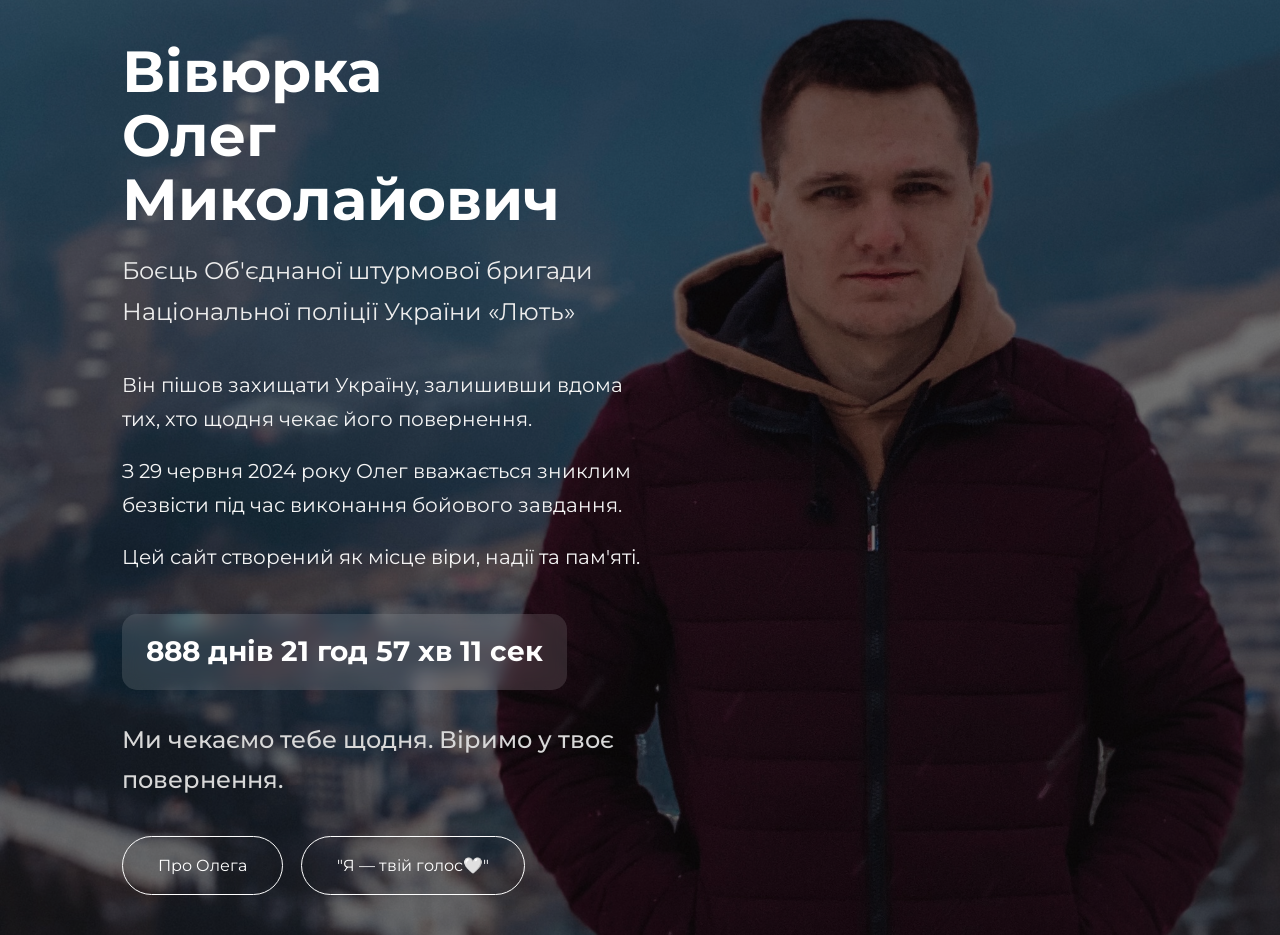
<file: index.html>
<!DOCTYPE html>
<html lang="uk">

<head>

<meta charset="UTF-8">
<meta name="viewport" content="width=device-width, initial-scale=1.0">

<title>ВІВЮРКА Олег Миколайович</title>

<link rel="stylesheet" href="style.css">

<link rel="preconnect" href="https://fonts.googleapis.com">
<link rel="preconnect" href="https://fonts.gstatic.com" crossorigin>

<link href="https://fonts.googleapis.com/css2?family=Montserrat:wght@300;400;500;700&display=swap" rel="stylesheet">

</head>


<body>

<header class="hero">

<img src="IMG_6644.jpeg" class="hero-image">

<div class="overlay"></div>


<div class="hero-content">


<h1>
Вівюрка<br>
Олег Миколайович
</h1>


<h2>
Боєць Об'єднаної штурмової бригади<br>
Національної поліції України «Лють»
</h2>


<div class="description">

<p>
Він пішов захищати Україну,
залишивши вдома тих, хто щодня
чекає його повернення.
</p>


<p>
З 29 червня 2024 року
Олег вважається зниклим безвісти
під час виконання бойового завдання.
</p>


<p>
Цей сайт створений як місце віри,
надії та пам'яті.
</p>

</div>



<div class="counter">

<div id="timer"></div>

</div>



<p class="waiting-text">
Ми чекаємо тебе щодня.
Віримо у твоє повернення.
</p>



<div class="buttons">

<a href="about.html">
Про Олега
</a>


<a href="voice.html">
"Я — твій голос🤍"
</a>

</div>


</div>

</header>


<script>

const startDate = new Date("2024-06-29T00:00:00");


function updateTimer(){

const now = new Date();

const diff = now - startDate;


const days = Math.floor(diff / (1000 * 60 * 60 * 24));

const hours = Math.floor((diff / (1000 * 60 * 60)) % 24);

const minutes = Math.floor((diff / (1000 * 60)) % 60);

const seconds = Math.floor((diff / 1000) % 60);



document.getElementById("timer").innerHTML =
days + " днів " +
hours + " год " +
minutes + " хв " +
seconds + " сек";

}


updateTimer();

setInterval(updateTimer,1000);


</script>
<script>
window.addEventListener("load", () => {
    document.querySelector(".hero-content").classList.add("show");
});
</script>

    <script data-goatcounter="https://viviurka.goatcounter.com/count"
        async src="//gc.zgo.at/count.js"></script>

</body>

</html>
</file>
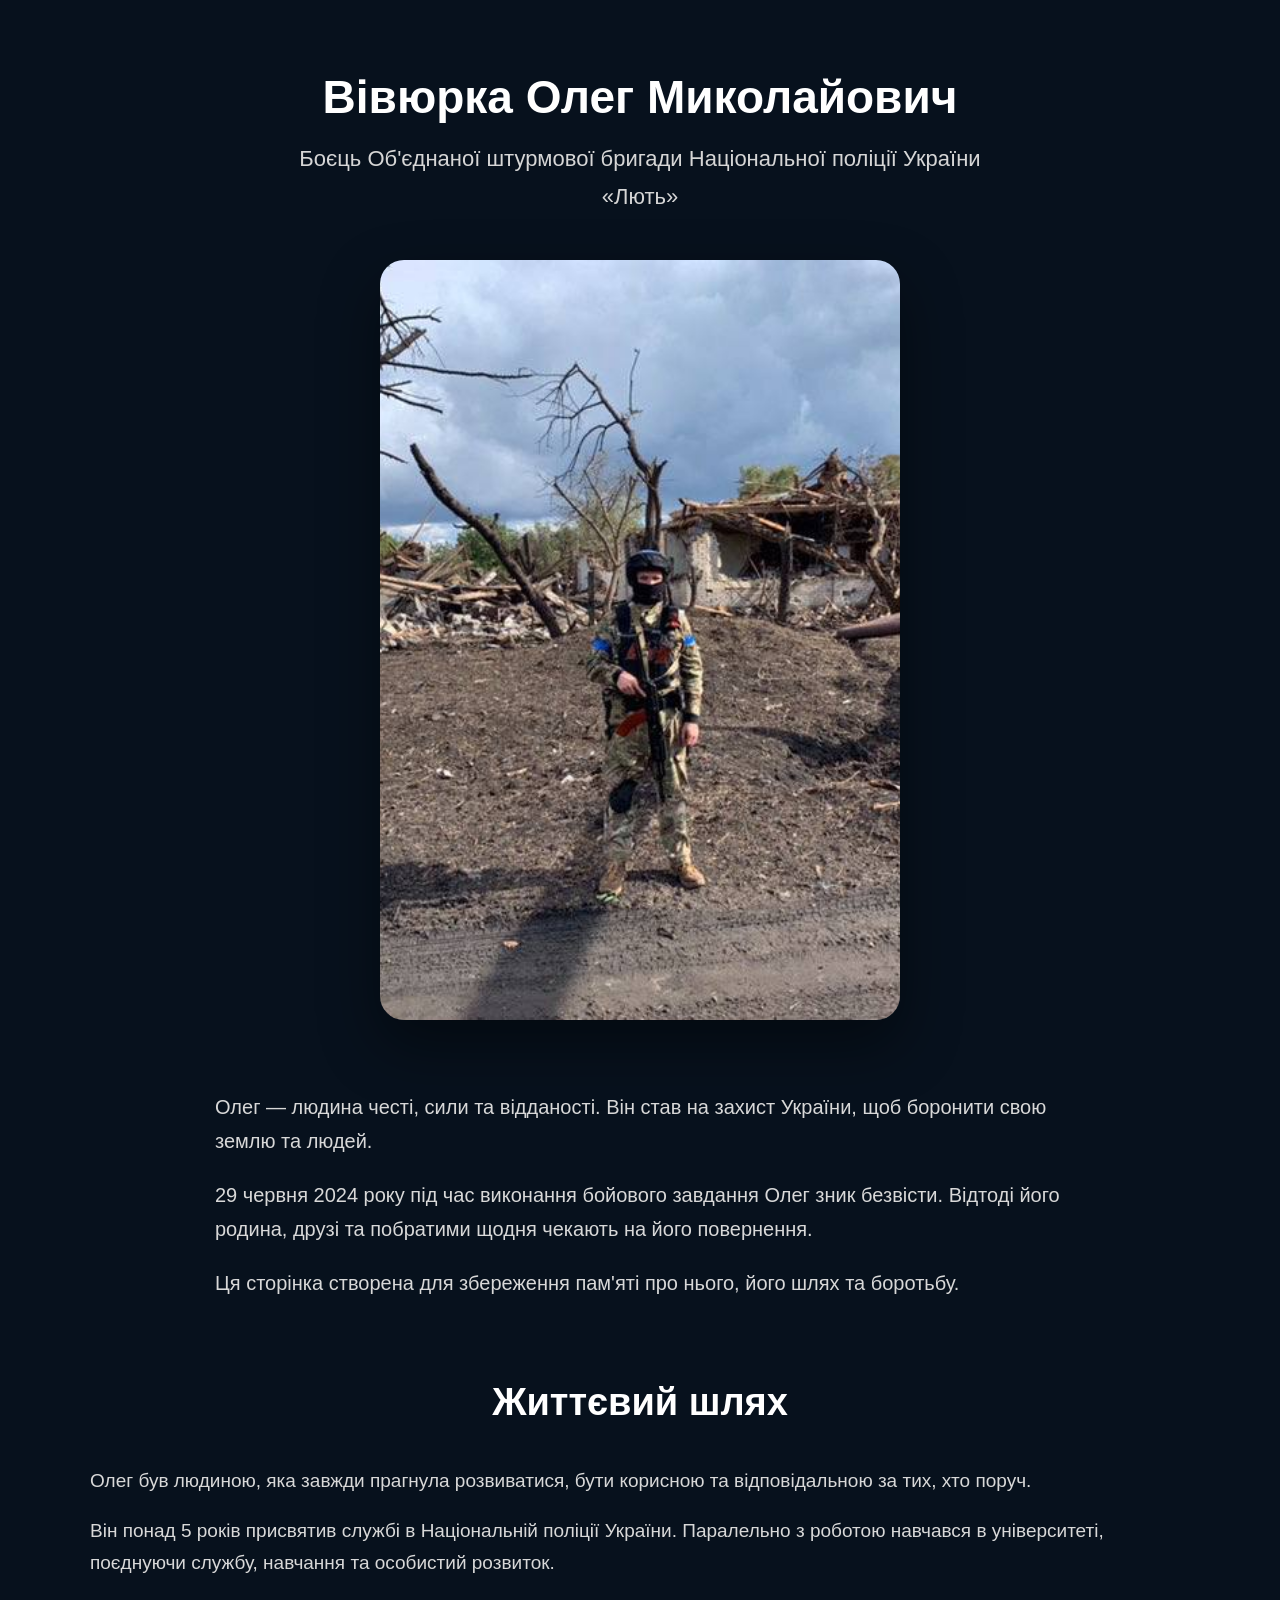
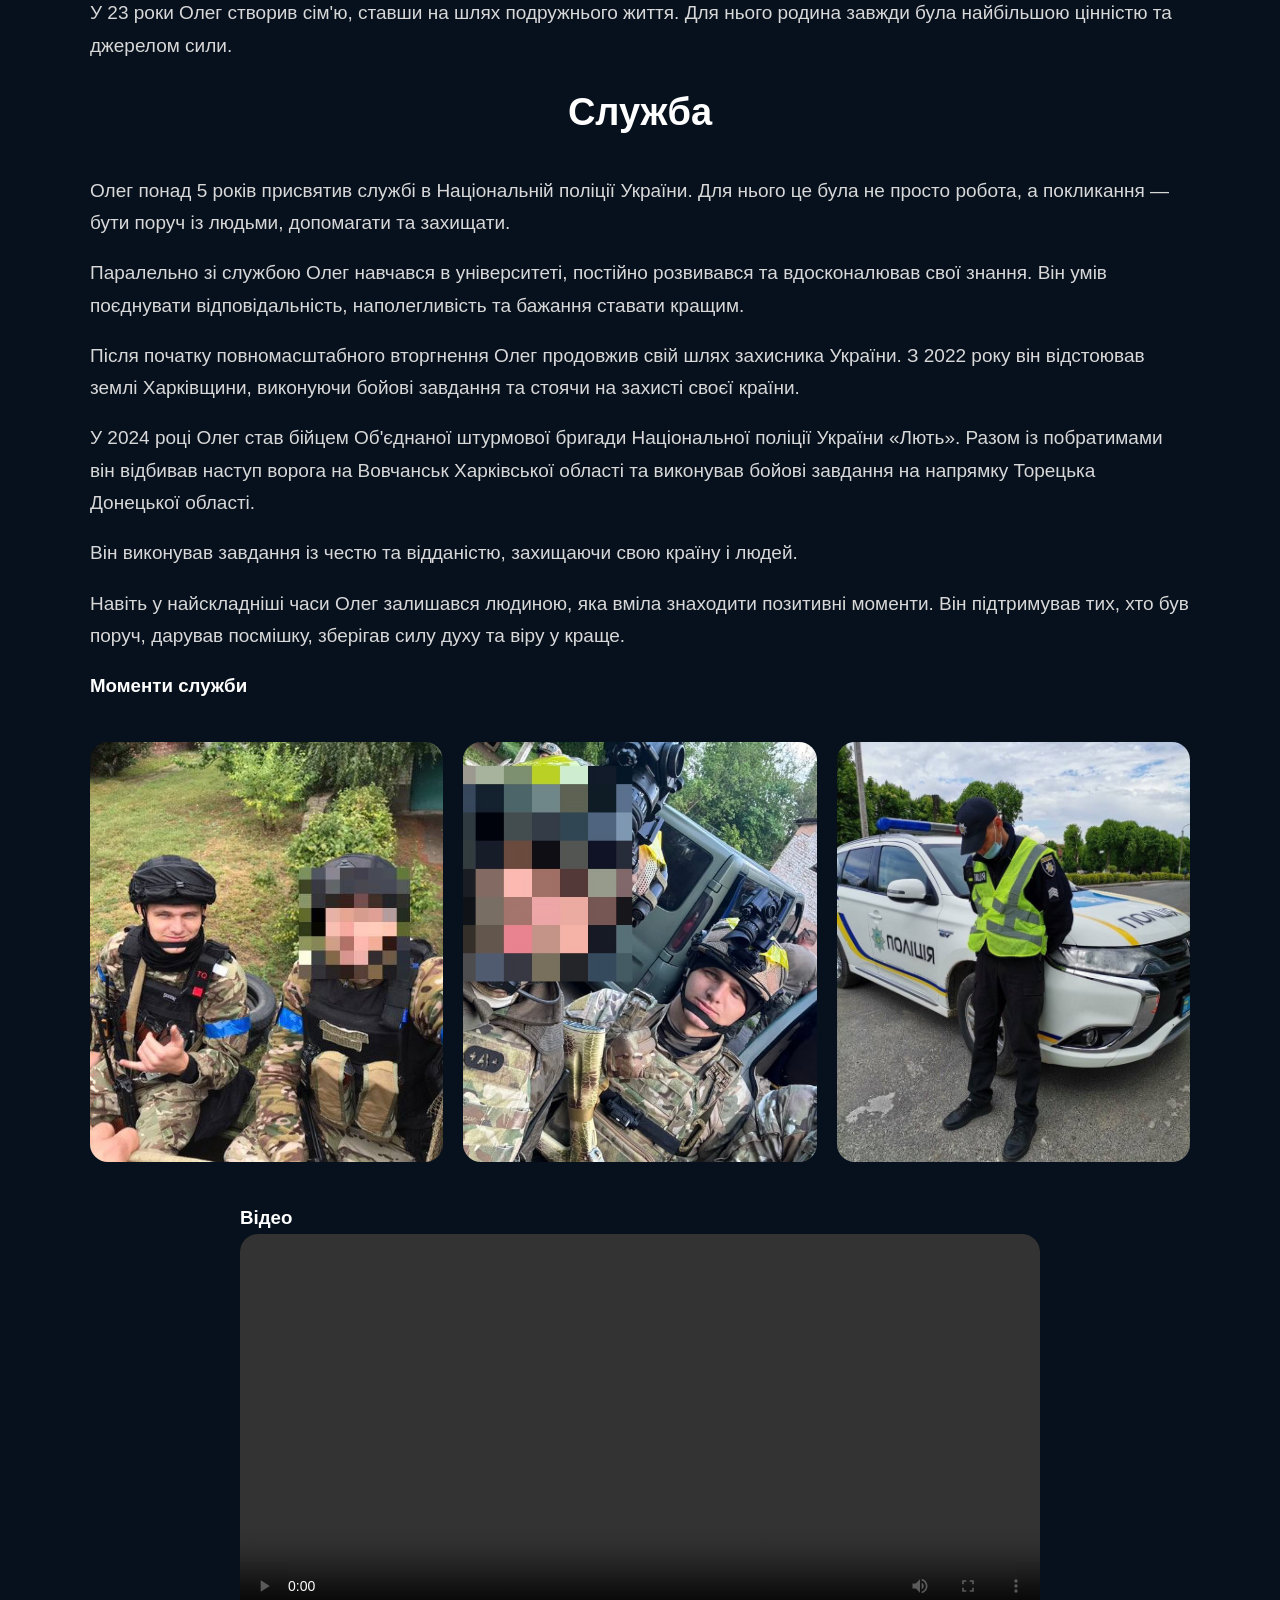
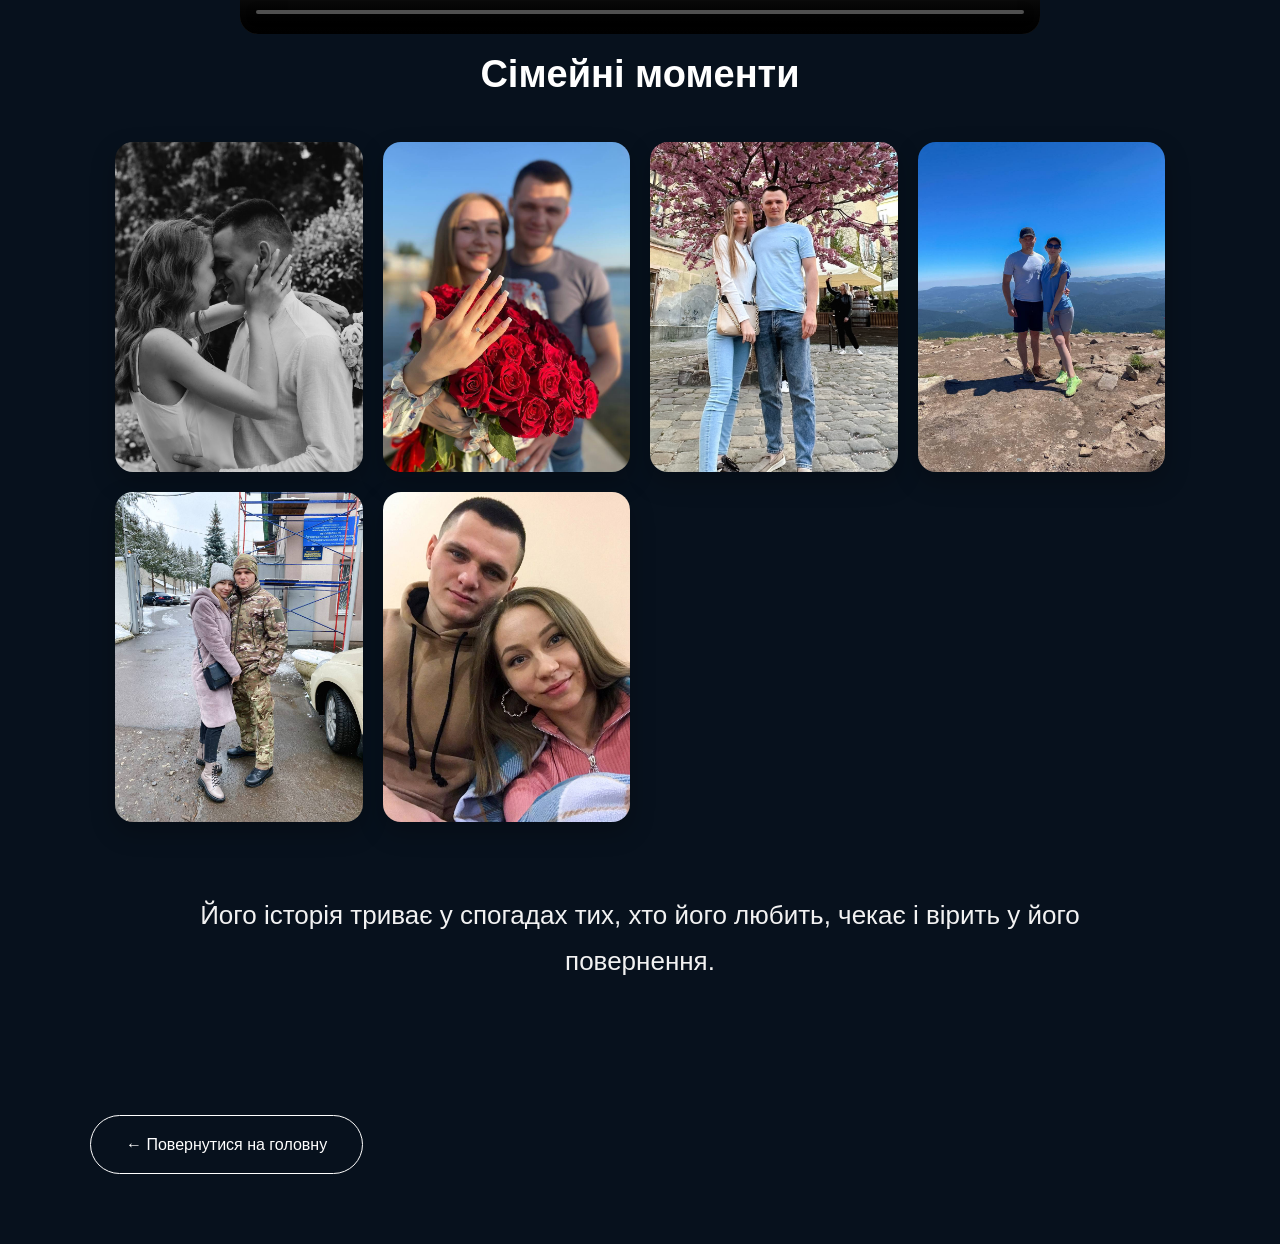
<file: about.html>
<!DOCTYPE html>
<html lang="uk">

<head>

<meta charset="UTF-8">
<meta name="viewport" content="width=device-width, initial-scale=1.0">

<title>Про Олега</title>

<link rel="stylesheet" href="style.css">

</head>


<body>


<div class="about-page">


<h1>
Вівюрка Олег Миколайович
</h1>


<p class="subtitle">
Боєць Об'єднаної штурмової бригади
Національної поліції України «Лють»
</p>



<img src="photo3.JPG" class="about-photo">



<div class="about-text">


<p>
Олег — людина честі, сили та відданості.
Він став на захист України, щоб боронити
свою землю та людей.
</p>


<p>
29 червня 2024 року під час виконання
бойового завдання Олег зник безвісти.
Відтоді його родина, друзі та побратими
щодня чекають на його повернення.
</p>


<p>
Ця сторінка створена для збереження
пам'яті про нього, його шлях та боротьбу.
</p>


</div>
<section class="story">

<h2>Життєвий шлях</h2>

<p>
Олег був людиною, яка завжди прагнула розвиватися,
бути корисною та відповідальною за тих, хто поруч.
</p>

<p>
Він понад 5 років присвятив службі в Національній поліції України.
Паралельно з роботою навчався в університеті, поєднуючи службу,
навчання та особистий розвиток.
</p>

<p>
У 23 роки Олег створив сім'ю, ставши на шлях подружнього життя.
Для нього родина завжди була найбільшою цінністю та джерелом сили.
</p>


<h2>Служба</h2>

<p>
Олег понад 5 років присвятив службі в Національній поліції України.
Для нього це була не просто робота, а покликання —
бути поруч із людьми, допомагати та захищати.
</p>


<p>
Паралельно зі службою Олег навчався в університеті,
постійно розвивався та вдосконалював свої знання.
Він умів поєднувати відповідальність, наполегливість
та бажання ставати кращим.
</p>


<p>
Після початку повномасштабного вторгнення Олег продовжив
свій шлях захисника України.
З 2022 року він відстоював землі Харківщини,
виконуючи бойові завдання та стоячи на захисті своєї країни.
</p>


<p>
У 2024 році Олег став бійцем Об'єднаної штурмової бригади
Національної поліції України «Лють».
Разом із побратимами він відбивав наступ ворога
на Вовчанськ Харківської області та виконував бойові завдання
на напрямку Торецька Донецької області.
</p>


<p>
Він виконував завдання із честю та відданістю,
захищаючи свою країну і людей.
</p>


<p>
Навіть у найскладніші часи Олег залишався людиною,
яка вміла знаходити позитивні моменти.
Він підтримував тих, хто був поруч, дарував посмішку,
зберігав силу духу та віру у краще.
</p>


<h3>Моменти служби</h3>

<div class="service-media">

<div class="service-gallery">

    <img src="photo2.png" class="service-photo">
    
    <img src="friend.jpg" class="service-photo">
    
    <img src="photo4.JPG" class="service-photo">

</div>

<div class="video-block">

<h3>Відео</h3>

<video controls playsinline>

<source src="video1.MP4" type="video/mp4">

</video>

</div>

</div>

<h2>Сімейні моменти</h2>


<div class="gallery">

    <img src="family1.png">

    <img src="family2.png">

    <img src="family3.jpg">

    <img src="family4.png">

    <img src="family5.JPG">

    <img src="family6.JPG">

</div>
  
</section>


<p class="final-quote">
Його історія триває у спогадах тих,
хто його любить, чекає і вірить у його повернення.
</p>


<a href="index.html" class="back-button">
← Повернутися на головну
</a>


</div>

<div id="lightbox">

    <span id="close-lightbox">&times;</span>

    <span id="prev-photo">&#10094;</span>

    <img id="lightbox-img">

    <span id="next-photo">&#10095;</span>

</div>
<script>

const galleryImages = document.querySelectorAll(
".gallery img, .timeline-photo, .about-photo, .service-photo"
);

const lightbox = document.getElementById("lightbox");
const lightboxImg = document.getElementById("lightbox-img");

const close = document.getElementById("close-lightbox");
const prev = document.getElementById("prev-photo");
const next = document.getElementById("next-photo");

let currentIndex = 0;

function showImage(index){

    lightbox.style.display = "flex";

    document.body.style.overflow = "hidden";
    document.documentElement.style.overflow = "hidden";

    document.body.style.position = "fixed";
    document.body.style.width = "100%";

    lightboxImg.src = galleryImages[index].src;

}
galleryImages.forEach((img,index)=>{

    img.addEventListener("click",()=>{

        currentIndex = index;
        showImage(currentIndex);

    });

});

next.onclick = ()=>{

    currentIndex++;

    if(currentIndex >= galleryImages.length){
        currentIndex = 0;
    }

    showImage(currentIndex);

};

prev.onclick = ()=>{

    currentIndex--;

    if(currentIndex < 0){
        currentIndex = galleryImages.length-1;
    }

    showImage(currentIndex);

};

close.onclick = ()=>{

    lightbox.style.display = "none";

    document.body.style.overflow = "";
    document.documentElement.style.overflow = "";

    document.body.style.position = "";
    document.body.style.width = "";

};

lightbox.onclick = e=>{

    if(e.target===lightbox){

        lightbox.style.display="none";

        document.body.style.overflow = "";
        document.documentElement.style.overflow = "";

        document.body.style.position = "";
        document.body.style.width = "";

    }

};
document.addEventListener("keydown",e=>{

    if(lightbox.style.display!=="flex") return;

    if(e.key==="ArrowRight") next.click();

    if(e.key==="ArrowLeft") prev.click();

if(e.key==="Escape"){

    lightbox.style.display="none";

    document.body.style.overflow = "";
    document.documentElement.style.overflow = "";

    document.body.style.position = "";
    document.body.style.width = "";

}

let startX = 0;

lightbox.addEventListener("touchstart",(e)=>{

    startX = e.touches[0].clientX;

});

lightbox.addEventListener("touchend",(e)=>{

    let endX = e.changedTouches[0].clientX;

    if(startX - endX > 60){
        next.click();
    }

    if(endX - startX > 60){
        prev.click();
    }

});

</script>

<script data-goatcounter="https://viviurka.goatcounter.com/count"
        async src="//gc.zgo.at/count.js"></script>
    
</body>

</html>
</file>
<file: style.css>
/* ==========================================
   ЗАГАЛЬНІ НАЛАШТУВАННЯ
========================================== */

*{
    margin:0;
    padding:0;
    box-sizing:border-box;
}

html{
    scroll-behavior:smooth;
}

body{
    font-family:'Montserrat',sans-serif;
    background:#07111d;
    color:#fff;
    overflow-x:hidden;
    line-height:1.7;
}

img{
    display:block;
    width:100%;
    height:auto;
}

a{
    text-decoration:none;
}

/* ==========================================
   ГОЛОВНА СТОРІНКА
========================================== */

.hero{
    position:relative;

    width:100%;
    min-height:100vh;

    display:flex;
    align-items:center;
    justify-content:flex-start;

    overflow:hidden;

    padding-left:8%;

    background:#07111d;
}

.hero-image{
    position:absolute;

    inset:0;

    width:100%;
    height:100%;

    object-fit:cover;

    object-position:65% 25%;

    transform:none;
}

.overlay{
    position:absolute;
    inset:0;
    background:rgba(0,0,0,.55);
}

.hero-content{
    position:relative;
    z-index:2;

    max-width:560px;

    text-align:left;

    padding:40px 20px;
}

.hero-content h1{
    font-size:58px;
    line-height:1.1;
    margin-bottom:20px;
    color:white;
}

.hero-content h2{
    font-size:24px;
    font-weight:400;
    color:#ececec;
    margin-bottom:35px;
}

.description{
    max-width:560px;
    margin:0;
}

.description p{
    font-size:20px;
    margin-bottom:18px;
    color:#f5f5f5;
}

.counter{
    margin-top:40px;
    margin-bottom:30px;
}

#timer{
    display:inline-block;
    padding:14px 24px;
    border-radius:15px;
    background:rgba(255,255,255,.12);
    backdrop-filter:blur(8px);
    font-size:28px;
    font-weight:700;
}

.waiting-text{
    margin-top:20px;
    font-size:24px;
    font-weight:500;
}

.buttons{
    margin-top:35px;
    display:flex;
    justify-content:flex-start;
    gap:18px;
    flex-wrap:wrap;
}

.buttons a{
    padding:15px 35px;
    border:1px solid white;
    border-radius:40px;
    color:white;
    transition:.3s;
}


.buttons a:hover{
    background:white;
    color:#07111d;
    transform:translateY(-3px);
    box-shadow:0 10px 25px rgba(255,255,255,.25);
}
/* ==========================================
   СТОРІНКА ПРО ОЛЕГА
========================================== */

.about-page{
    width:92%;
    max-width:1100px;
    margin:auto;
    padding:70px 0;
}

.about-page h1{
    text-align:center;
    font-size:46px;
    margin-bottom:15px;
    line-height:1.2;
}

.subtitle{
    text-align:center;
    max-width:700px;
    margin:0 auto 45px;

    font-size:22px;

    color:#d6d6d6;
}

.about-photo{
    width:100%;
    max-width:520px;
    height:760px;

    object-fit:cover;
    object-position:center;

    margin:35px auto 70px;

    border-radius:24px;

    box-shadow:0 25px 60px rgba(0,0,0,.45);
}

.about-text{
    max-width:850px;
    margin:auto;
}

.about-text p{
    margin-bottom:20px;
    font-size:20px;
}

.story{
    margin-top:70px;
}

.story h2{
    font-size:38px;
    text-align:center;
    margin-bottom:30px;
}

.story p{
    font-size:19px;
    margin-bottom:18px;
}
/* ==========================================
   ГАЛЕРЕЇ
========================================== */

.gallery{

    display:grid;

grid-template-columns:repeat(auto-fit,minmax(240px,1fr));

    gap:20px;

    max-width:1050px;

    margin:35px auto;

}

.gallery img{

    width:100%;

    aspect-ratio:3/4;

    object-fit:cover;

    border-radius:18px;

    cursor:pointer;

    transition:.35s;

    box-shadow:0 10px 25px rgba(0,0,0,.25);

}

.gallery img:hover{
    transform:translateY(-5px) scale(1.03);
    box-shadow:0 20px 45px rgba(0,0,0,.45);
}

/* ==========================================
   СЛУЖБА
========================================== */

.service-media{
    margin-top:40px;
}

.service-gallery{
    display:grid;
    grid-template-columns:repeat(auto-fit,minmax(280px,1fr));
    gap:20px;
    margin-bottom:40px;
}

.service-photo{
    width:100%;
    height:420px;
    object-fit:cover;
    border-radius:18px;
}

.video-block{
    max-width:800px;
    margin:auto;
}

.video-block video{
    width:100%;
    border-radius:18px;
}

/* ==========================================
   VOICE
========================================== */

.voice-page{
    width:92%;
    max-width:1100px;
    margin:auto;
    padding:60px 0;
}

.top-home{
    margin-bottom:30px;
}

.top-home a{
    color:white;
}

.voice-page h1{
    text-align:center;
    font-size:50px;
    margin-bottom:40px;
}

.voice-quote{

    max-width:650px;

    margin:0 0 60px;

    padding:25px 30px;

    border-left:4px solid white;

    background:#111b2b;

    border-radius:16px;

}

.voice-quote p{

    text-align:left;

    font-size:22px;

    line-height:1.8;

}

.voice-intro{
    max-width:720px;
    margin:auto;
    font-size:17px;
    line-height:1.9;
}

.voice-intro p{
    margin-bottom:20px;
}
/* ==========================================
   TIMELINE
========================================== */

.timeline{
    margin-top:70px;
}

.timeline-item{
    background:#101a29;
    padding:35px;
    border-radius:20px;
    margin-bottom:45px;
}

.timeline-date{
    color:#9fc3ff;
    font-size:18px;
    font-weight:700;
    margin-bottom:15px;
}

.timeline-content h2{
    text-align:left;
    margin-bottom:20px;
    font-size:34px;
}

.timeline-photo{

    width:100%;
    max-width:650px;

    aspect-ratio:4/5;

    object-fit:cover;

    display:block;

    margin:30px auto 0;

    border-radius:18px;

    box-shadow:0 15px 35px rgba(0,0,0,.35);

}

.timeline-video{

    width:100%;

    max-width:850px;

    display:block;

    margin:35px auto;

    aspect-ratio:16/9;

    border:none;

    border-radius:18px;

    box-shadow:0 15px 40px rgba(0,0,0,.35);

}

.featured{
    border:2px solid rgba(255,255,255,.2);
}

.event-quote{
    margin:35px 0;
    font-size:28px;
    text-align:center;
    font-style:italic;
    color:white;
}

/* ==========================================
   КНОПКИ
========================================== */

.back-button,
.back-home{
    text-align:center;
    margin-top:60px;
}

.back-button,
.back-home a{
    display:inline-block;
    padding:15px 35px;
    border:1px solid white;
    border-radius:40px;
    color:white;
    transition:.3s;
}

.back-button:hover,
.back-home a:hover{
    background:white;
    color:#07111d;
    transform:translateY(-3px);
    box-shadow:0 10px 25px rgba(255,255,255,.25);
}
/* ==========================================
   ФІНАЛЬНІ СТИЛІ
========================================== */

.final-quote{
    max-width:900px;
    margin:70px auto;
    text-align:center;
    font-size:26px;
    line-height:1.8;
    color:#f2f2f2;
}

video{
    width:100%;
    border-radius:18px;
    background:#000;
}

h1,h2,h3{
    color:#fff;
}

p{
    color:#d8d8d8;
}

button,
a{
    transition:.3s;
}

/* ==========================================
   ПЛАВНА ПОЯВА
========================================== */


.show{

    opacity:1;

    transform:translateY(0);

}

@keyframes fadeUp{

    from{
        opacity:0;
        transform:translateY(30px);
    }

    to{
        opacity:1;
        transform:translateY(0);
    }

}

/* ==========================================
   МОБІЛЬНА ВЕРСІЯ
========================================== */

@media(max-width:900px){

.hero-content h1{
    font-size:42px;
}

.hero-content h2{
    font-size:20px;
}

.description p{
    font-size:18px;
}

#timer{
    font-size:22px;
    padding:14px 20px;
}

.waiting-text{
    font-size:20px;
}

.about-page h1,
.voice-page h1{
    font-size:38px;
}

.story h2,
.timeline-content h2{
    font-size:28px;
}

.story p,
.about-text p,
.voice-intro p{
    font-size:18px;
}

.timeline-item{
    padding:25px;
}

.service-photo{
    height:320px;
}

.gallery img{
    height:240px;
}

.buttons{
    flex-direction:column;
    align-items:center;
}

.buttons a{
    width:280px;
    text-align:center;
}

}

@media(max-width:600px){

.hero{
    min-height:auto;
    padding:60px 0;
}
.hero-image{
    object-position:50% 25%;
}
.hero-content{
    width:95%;
}

.hero-content h1{
    font-size:26px;
    line-height:1.15;
}

.hero-content h2{
    font-size:16px;
    line-height:1.5;
}

.description p{
    font-size:17px;
}

#timer{
    font-size:18px;
}

.waiting-text{
    font-size:18px;
}

.about-photo{
    max-width:100%;
}

.timeline-photo{
    margin-top:20px;
}

.voice-quote p{
    font-size:20px;
}

.event-quote{
    font-size:22px;
}

.final-quote{
    font-size:20px;
}

.back-button,
.back-home a{
    width:100%;
    text-align:center;
}

}

@media(max-width:768px){

.hero-content h1{
    font-size:30px;
}

.hero-content h2{
    font-size:17px;
}

.description p{
    font-size:16px;
}

#timer{
    width:100%;
    font-size:17px;
}


.gallery{
    grid-template-columns:repeat(2,1fr);
    gap:12px;
}

.gallery img{
    border-radius:14px;
}

.service-gallery{
    grid-template-columns:1fr;
}

}
.heart{
    font-size:38px;
    vertical-align:8px;
}
/* ==========================================
   ТВОЯ ПІДТРИМКА
========================================== */

.support-section{

    max-width:900px;

    margin:90px auto;

    padding:45px;

    background:#101a29;

    border-radius:22px;

    text-align:center;

}

.support-section h2{

    margin-bottom:25px;

    font-size:38px;

}

.support-section p{
    font-size:18px;
    line-height:1.8;
    max-width:850px;
    margin:auto;
}
/* ==========================
   LIGHTBOX
========================== */

#lightbox{
    display:none;
    position:fixed;
    inset:0;
    background:rgba(0,0,0,.92);
    z-index:99999;
    justify-content:center;
    align-items:center;
    padding:30px;
    cursor:zoom-out;
}

#lightbox img{
    max-width:95%;
    max-height:92vh;
    object-fit:contain;
    border-radius:18px;
    box-shadow:0 0 40px rgba(0,0,0,.6);
    animation:zoomIn .25s ease;
}

#close-lightbox{
    position:absolute;
    top:25px;
    right:35px;
    font-size:52px;
    color:white;
    cursor:pointer;
    user-select:none;
    transition:.25s;
}

#close-lightbox:hover{
    transform:scale(1.15);
}

.gallery img,
.timeline-photo,
.about-photo,
.service-photo{
    cursor:zoom-in;
}

@keyframes zoomIn{

    from{
        opacity:0;
        transform:scale(.92);
    }

    to{
        opacity:1;
        transform:scale(1);
    }

}
.youtube-video{
    max-width:900px;
    margin:35px auto 0;
    border-radius:18px;
    overflow:hidden;
    box-shadow:0 12px 35px rgba(0,0,0,.35);
}

.youtube-video iframe{
    width:100%;
    aspect-ratio:16/9;
    display:block;
    border:none;
}
.lanivtsi-gallery{
    grid-template-columns:repeat(3,1fr);
}

@media (min-width: 901px){
    .hero-image{
        object-position:65% 28%;
    }
}
/* ==========================
   SUPPORT
========================== */

.support-videos{
    display:flex;
    justify-content:center;
    gap:18px;
    flex-wrap:wrap;
    margin:35px auto 25px;
    max-width:720px;
}

.support-videos video{
    width:230px;
    max-width:100%;
    aspect-ratio:9/16;
    object-fit:contain;
    background:#000;
    border-radius:18px;
}
.support-gallery{
    display:grid;
    grid-template-columns:repeat(6,1fr);
    gap:18px;
    max-width:620px;
    margin:0 auto;
}

.support-gallery img{
    width:100%;
    aspect-ratio:3/4;
    object-fit:cover;
    border-radius:18px;
    cursor:pointer;
    transition:.3s;
    box-shadow:0 10px 25px rgba(0,0,0,.3);
}

.support-gallery img:hover{
    transform:scale(1.03);
}

@media(max-width:900px){

.support-videos{
}

.support-gallery{
    grid-template-columns:repeat(2,1fr);
}

}

@media(max-width:600px){

.support-gallery{
    grid-template-columns:repeat(2,1fr);
}

}
html,body{
    overflow-x:hidden;
}

.voice-page{
    overflow:hidden;
}
@media (max-width:768px){

.support-videos{
    display:grid;
    grid-template-columns:repeat(2,1fr);
    gap:12px;
}

.support-videos video{
    width:100%;
}

.support-gallery{
    gap:12px;
}

}.

support-gallery img.large{
    grid-column:span 2;
}
/* ==========================
   LIGHTBOX ARROWS
========================== */

#prev-photo,
#next-photo{

    position:absolute;

    top:50%;

    transform:translateY(-50%);

    font-size:60px;

    color:white;

    cursor:pointer;

    user-select:none;

    padding:12px;

    transition:.25s;

    z-index:100000;

}

#prev-photo{
    left:25px;
}

#next-photo{
    right:25px;
}

#prev-photo:hover,
#next-photo:hover{

    transform:translateY(-50%) scale(1.15);

}
@media(max-width:768px){

#prev-photo,
#next-photo{
    display:none;
}

}
</file>
